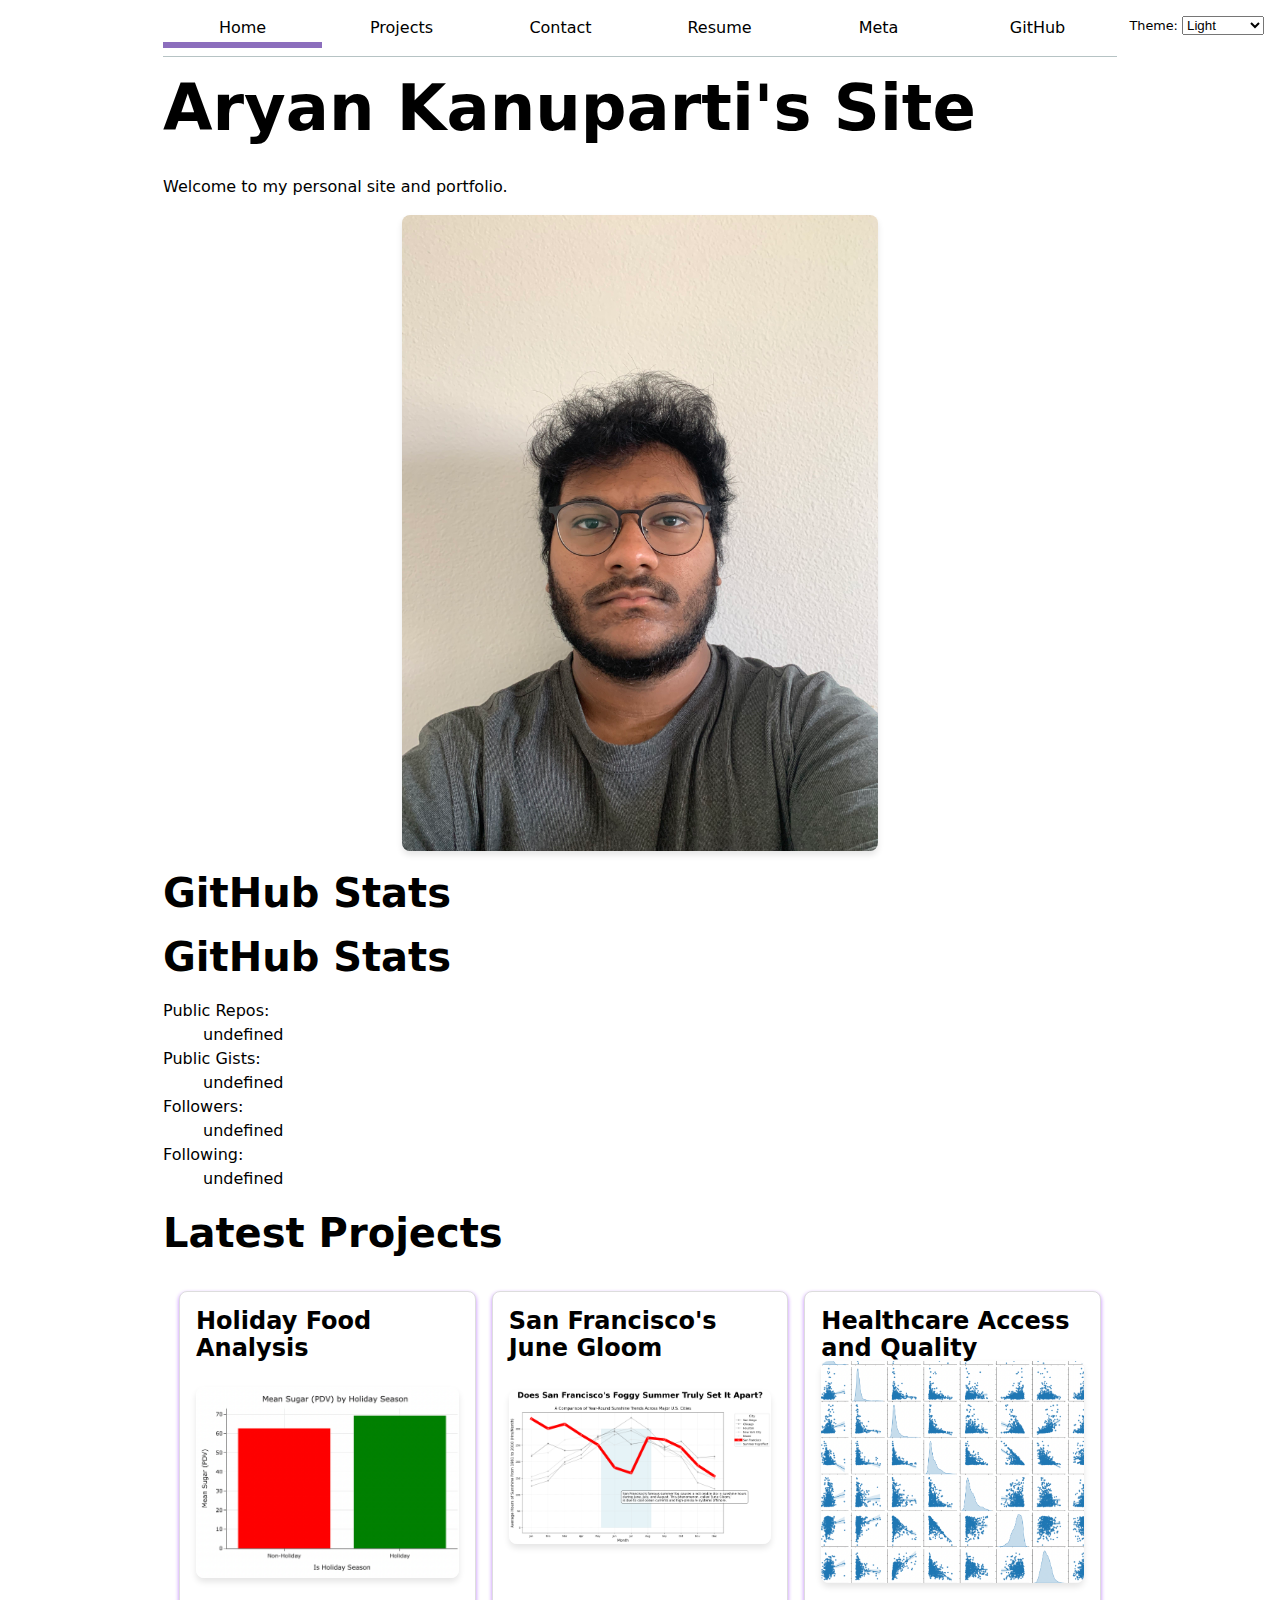
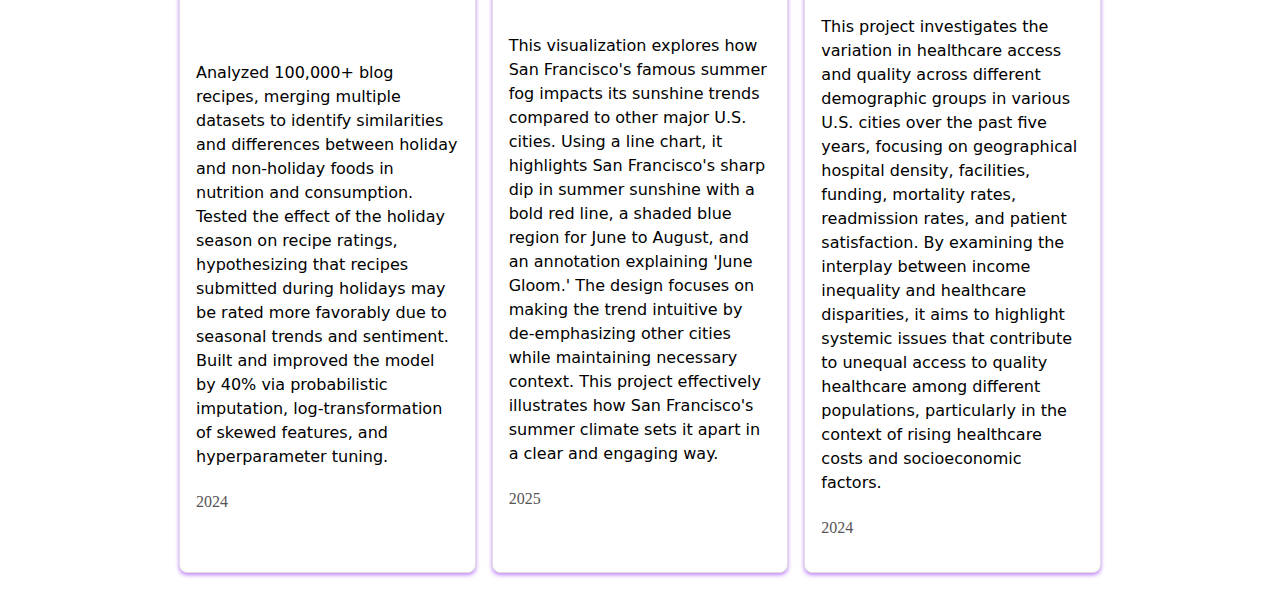
<file: index.html>
<!DOCTYPE html>
<html lang="en">
<html class="home">
<head>
    <meta charset="UTF-8">
    <meta name="viewport" content="width=device-width, initial-scale=1.0">
    <title>Aryan Kanuparti: Personal Site and Portfolio</title>
    <link rel="stylesheet" href="style.css">
    <script type="module" src="global.js"></script>
    <script src="index.js" type="module" defer></script>
</head>
<body class="home">

    <!-- <nav>
        <ul>
            <li><a href="index.html">Home</a></li>
            <li><a href="projects/">Projects</a></li>
            <li><a href="contact/">Contact</a></li>
            <li><a href="resume/">Resume</a></li>
            <li><a href="https://github.com/Aryan-Kanuparti" target="_blank">GitHub</a></li>
        </ul>
    </nav> -->

    <h1>Aryan Kanuparti's Site</h1>
    <p>Welcome to my personal site and portfolio.</p>
    
    <img src="images/IMG_0221.jpg" alt="Me taking a selfie couple years ago" />

    <h2>GitHub Stats</h2>
    <div id="profile-stats">
    <!-- GitHub data will be dynamically inserted here -->
    </div>


    <h2>Latest Projects</h2>
    <div class="projects">
    <!-- Dynamically added content will appear here -->
    </div>
</body>
</html>
</file>
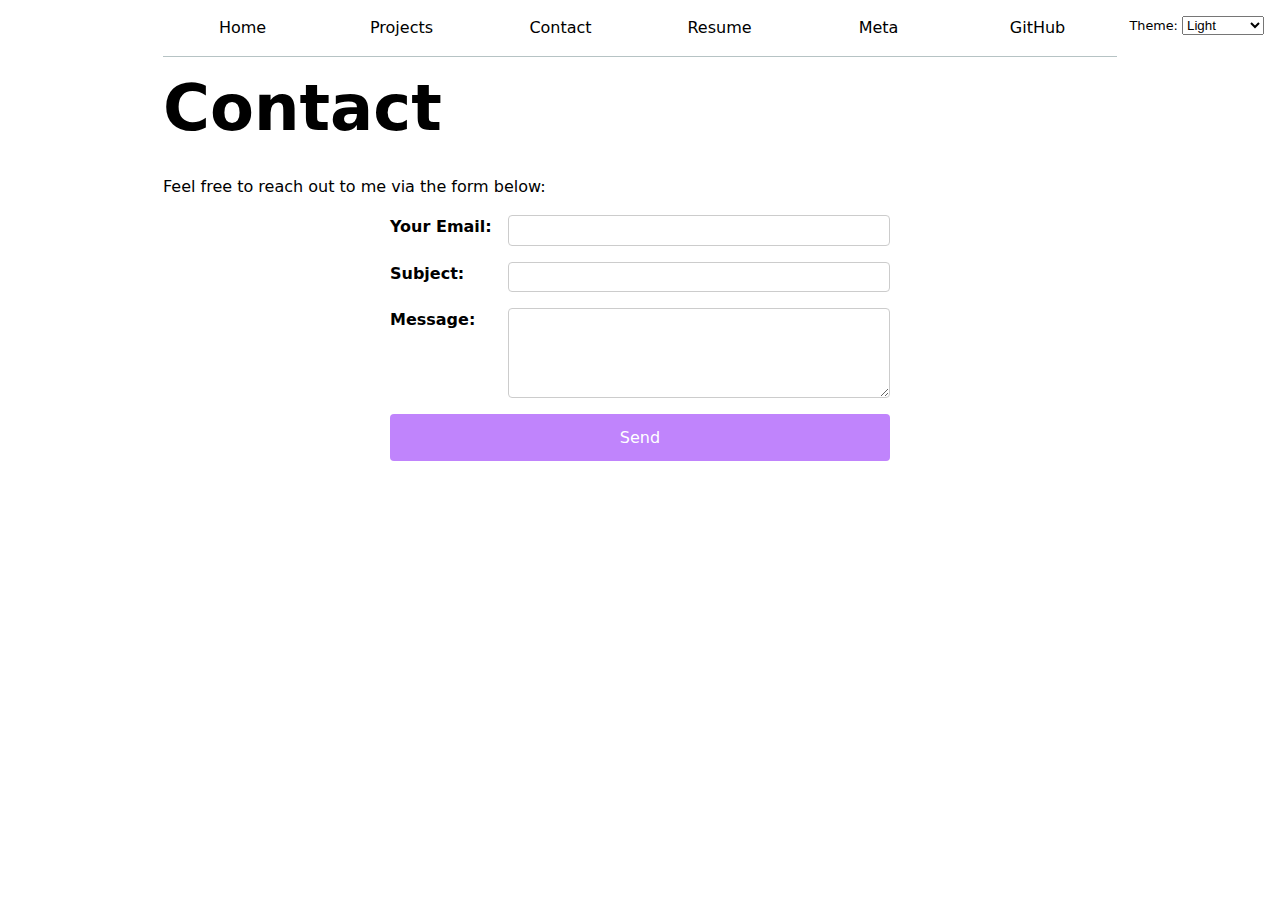
<file: contact/index.html>
<!DOCTYPE html>
<html lang="en">
<head>
    <meta charset="UTF-8">
    <meta name="viewport" content="width=device-width, initial-scale=1.0">
    <title>Contact - Aryan Kanuparti</title>
    <link rel="stylesheet" href="../style.css">
    <script type="module" src="../global.js"></script>
    <!-- <base href="/dsc106_portfolio/"> -->
    <!-- <script>
        console.log("hostname: ", window.location.hostname);
        // Set base URL dynamically based on hostname
        if (
            window.location.hostname === "127.0.0.1" ||
            window.location.hostname === "localhost"
        ) {
            document.write('<base href="/">'); // Development environment
        } else {
            document.write('<base href="/dsc106_portfolio/">'); // Production environment
        }

        const baseElement = document.querySelector("base");
        console.log("Base URL:", baseElement.href);
    </script> -->
</head>
<body>
    <!-- <nav>
        <ul>
            <li><a href="../index.html">Home</a></li>
            <li><a href="../projects/">Projects</a></li>
            <li><a href="../contact/">Contact</a></li>
            <li><a href="../resume/">Resume</a></li>
            <li><a href="https://github.com/Aryan-Kanuparti" target="_blank">GitHub</a></li>
        </ul>
    </nav> -->
    <h1>Contact</h1>
    <p>Feel free to reach out to me via the form below:</p>

    <form action="mailto:foo@example.com" method="POST" enctype="text/plain">
        <label for="email">Your Email:</label>
        <input type="email" id="email" name="email" required>
    
        <label for="subject">Subject:</label>
        <input type="text" id="subject" name="subject" required>
    
        <label for="body">Message:</label>
        <textarea id="body" name="body" rows="5" required></textarea>
    
        <button type="submit">Send</button>
    </form>
    
    <!-- <script type="module" src="../global.js"></script> -->
</body>
</html>
</file>
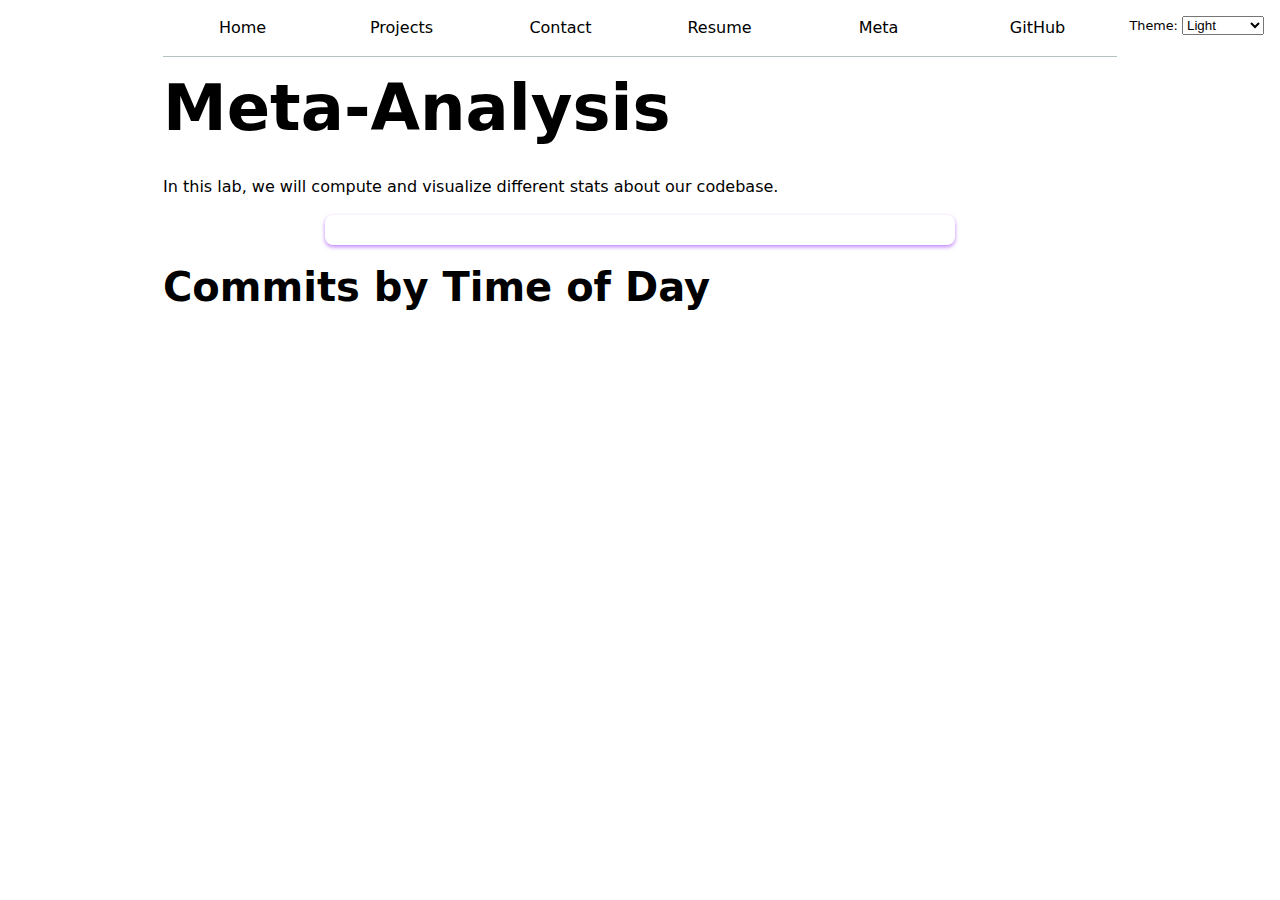
<file: meta/index.html>
<!DOCTYPE html>
<html lang="en">
<head>
    <meta charset="UTF-8">
    <meta name="viewport" content="width=device-width, initial-scale=1.0">
    <title>Meta-Analysis</title>
    <link rel="stylesheet" href="../style.css">
    <script type="module" src="../global.js"></script>
    <script src="https://d3js.org/d3.v7.min.js"></script>

</head>
<body>
    <h1>Meta-Analysis</h1>
    <p>In this lab, we will compute and visualize different stats about our codebase.</p>

    <div id="stats"></div>
    
    <h2>Commits by Time of Day</h2>
    <div id="chart"></div>

    <script src="main.js"></script>
</body>
</html>
</file>
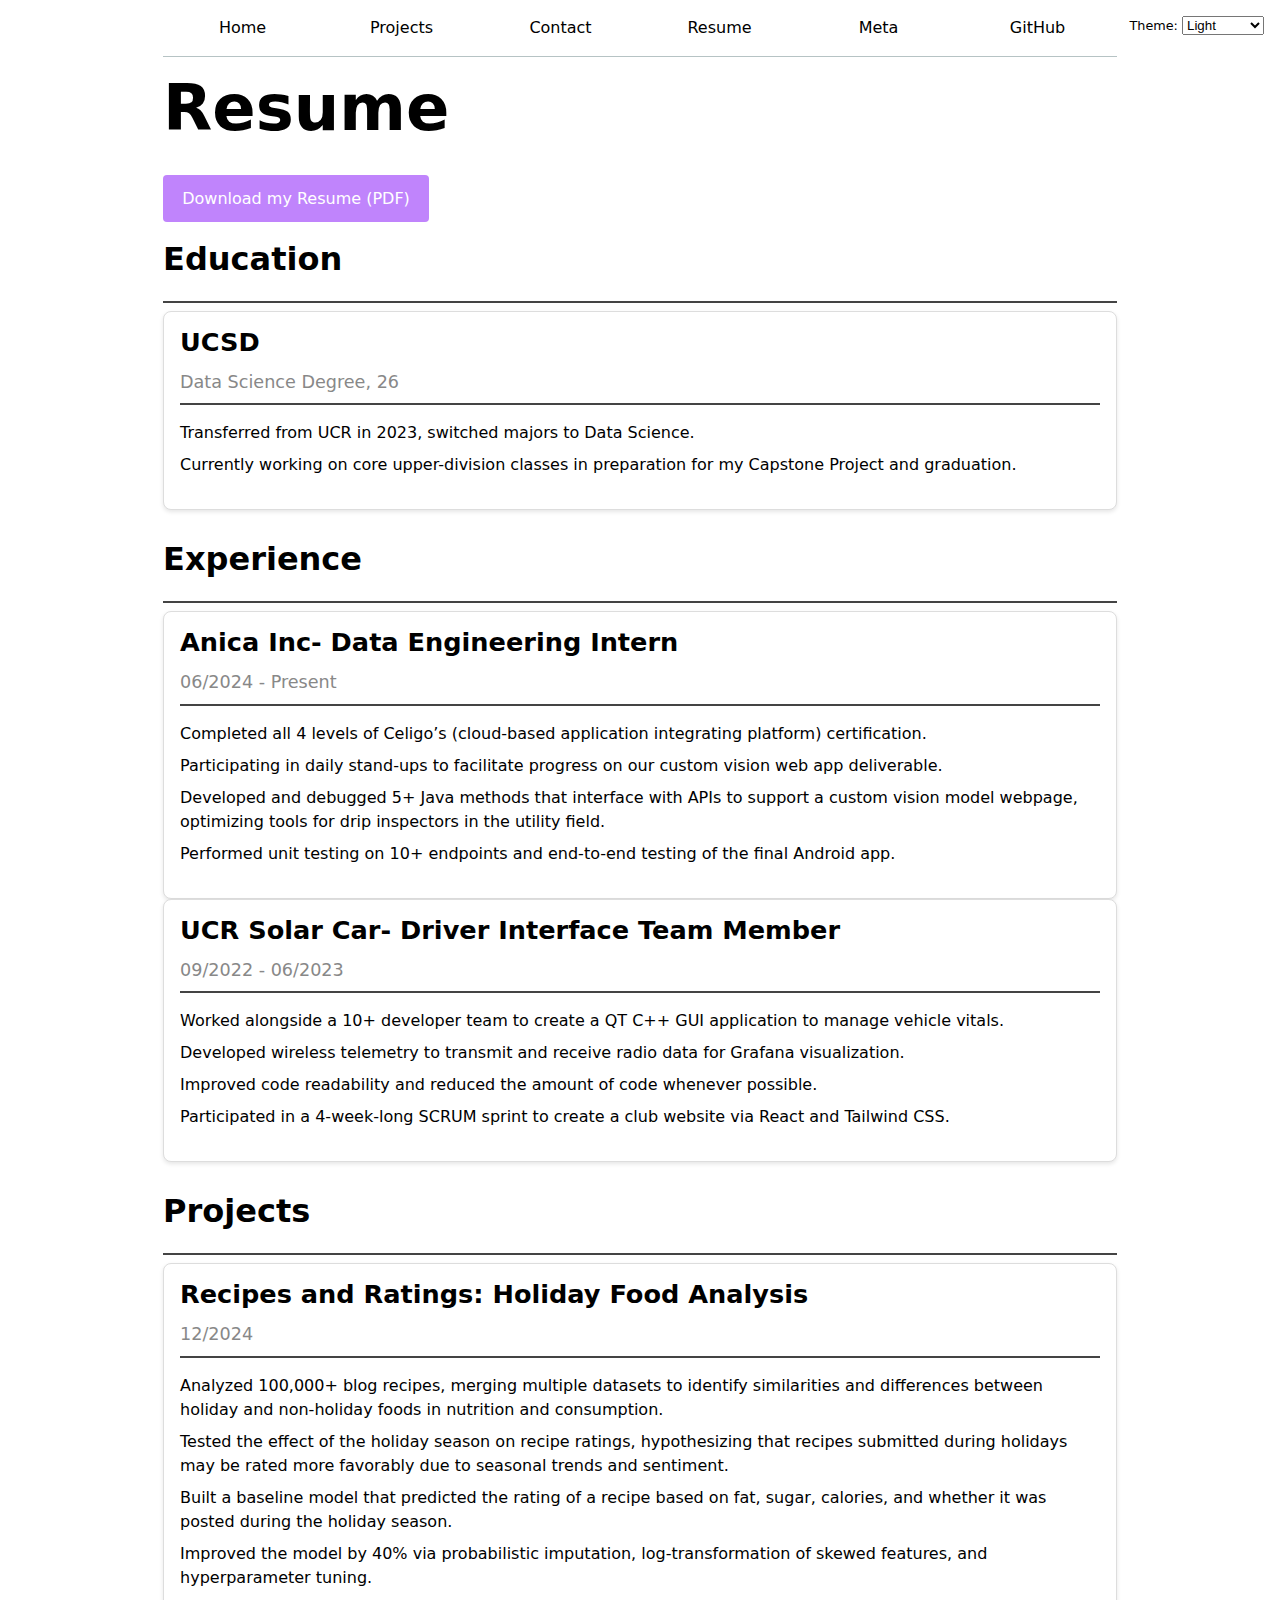
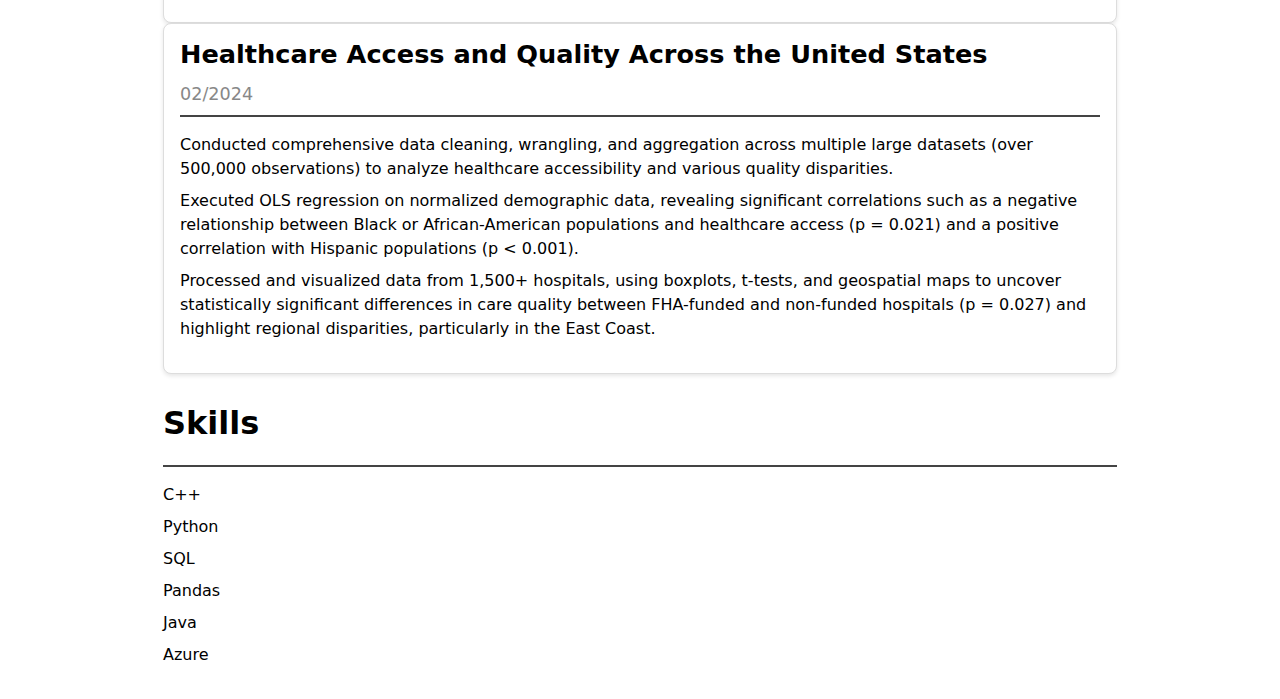
<file: resume/index.html>
<!DOCTYPE html>
<html lang="en">
<head>
    <meta charset="UTF-8">
    <meta name="viewport" content="width=device-width, initial-scale=1.0">
    <title>Resume - Aryan Kanuparti</title>
    <link rel="stylesheet" href="../style.css">
    <script type="module" src="../global.js"></script>
    <!-- <base href="/dsc106_portfolio/"> -->
    <!-- <script>
        console.log("hostname: ", window.location.hostname);
        // Set base URL dynamically based on hostname
        if (
            window.location.hostname === "127.0.0.1" ||
            window.location.hostname === "localhost"
        ) {
            document.write('<base href="/">'); // Development environment
        } else {
            document.write('<base href="/dsc106_portfolio/">'); // Production environment
        }

        const baseElement = document.querySelector("base");
        console.log("Base URL:", baseElement.href);
    </script> -->
</head>
<body>
    <!-- <nav>
        <ul>
            <li><a href="../index.html">Home</a></li>
            <li><a href="../projects/">Projects</a></li>
            <li><a href="../contact/">Contact</a></li>
            <li><a href="../resume/">Resume</a></li>
            <li><a href="https://github.com/Aryan-Kanuparti" target="_blank">GitHub</a></li>
        </ul>
    </nav> -->

    <h1>Resume</h1>

    <p><a href="Aryan_Kanuparti_Resume_Jan_2025.pdf" target="_blank" class="download-btn">Download my Resume (PDF)</a></p>

    <section class="resume-section">
        <header>
            <h2>Education</h2>
        </header>
        <article>
            <header>
                <h3>UCSD</h3>
                <time>Data Science Degree, 26</time>
            </header>
            <ul>
                <li>Transferred from UCR in 2023, switched majors to Data Science.</li>
                <li>Currently working on core upper-division classes in preparation for my Capstone Project and graduation.</li>
            </ul>
        </article>
    </section>

    <section class="resume-section">
        <header>
            <h2>Experience</h2>
        </header>
        <article>
            <header>
                <h3>Anica Inc- Data Engineering Intern</h3>
                <time>06/2024 - Present</time>
            </header>
            <ul>
                <li>Completed all 4 levels of Celigo’s (cloud-based application integrating platform) certification.</li>
                <li>Participating in daily stand-ups to facilitate progress on our custom vision web app deliverable.</li>
                <li>Developed and debugged 5+ Java methods that interface with APIs to support a custom vision model webpage, optimizing tools for drip inspectors in the utility field.</li>
                <li>Performed unit testing on 10+ endpoints and end-to-end testing of the final Android app.</li>
            </ul>
        </article>
        <article>
            <header>
                <h3>UCR Solar Car- Driver Interface Team Member</h3>
                <time>09/2022 - 06/2023</time>
            </header>
            <ul>
                <li>Worked alongside a 10+ developer team to create a QT C++ GUI application to manage vehicle vitals.</li>
                <li>Developed wireless telemetry to transmit and receive radio data for Grafana visualization.</li>
                <li>Improved code readability and reduced the amount of code whenever possible.</li>
                <li>Participated in a 4-week-long SCRUM sprint to create a club website via React and Tailwind CSS.</li>
            </ul>
        </article>
    </section>

    <section class="resume-section">
        <header>
            <h2>Projects</h2>
        </header>
        <article>
            <header>
                <h3>Recipes and Ratings: Holiday Food Analysis</h3>
                <time>12/2024</time>
            </header>
            <ul>
                <li>Analyzed 100,000+ blog recipes, merging multiple datasets to identify similarities and differences between holiday and non-holiday foods in nutrition and consumption.</li>
                <li>Tested the effect of the holiday season on recipe ratings, hypothesizing that recipes submitted during holidays may be rated more favorably due to seasonal trends and sentiment.</li>
                <li>Built a baseline model that predicted the rating of a recipe based on fat, sugar, calories, and whether it was posted during the holiday season.</li>
                <li>Improved the model by 40% via probabilistic imputation, log-transformation of skewed features, and hyperparameter tuning.</li>
            </ul>
        </article>
        <article>
            <header>
                <h3>Healthcare Access and Quality Across the United States</h3>
                <time>02/2024</time>
            </header>
            <ul>
                <li>Conducted comprehensive data cleaning, wrangling, and aggregation across multiple large datasets (over 500,000 observations) to analyze healthcare accessibility and various quality disparities.</li>
                <li>Executed OLS regression on normalized demographic data, revealing significant correlations such as a negative relationship between Black or African-American populations and healthcare access (p = 0.021) and a positive correlation with Hispanic populations (p < 0.001).</li>
                <li>Processed and visualized data from 1,500+ hospitals, using boxplots, t-tests, and geospatial maps to uncover statistically significant differences in care quality between FHA-funded and non-funded hospitals (p = 0.027) and highlight regional disparities, particularly in the East Coast.</li>
            </ul>
        </article>
    </section>

    <section class="resume-section">
        <header>
            <h2>Skills</h2>
        </header>
        <ul>
            <li>C++</li>
            <li>Python</li>
            <li>SQL</li>
            <li>Pandas</li>
            <li>Java</li>
            <li>Azure</li>
        </ul>
    </section>

    <!-- <script type="module" src="../global.js"></script> -->
</body>
</html>
</file>
<file: style.css>
:root {
    color-scheme: light dark;
    --color-bg: #ffffff; /* Background color */
    --color-text: #000000; /* Text color */
    --color-accent: oklch(60% 30% 300);
}

@media (prefers-color-scheme: dark) {
    :root {
        --color-bg: #121212; /* Dark mode background */
        --color-text: #ffffff; /* Dark mode text color */
        --color-accent: oklch(60% 50% 300);
    }
}


.color-scheme {
    position: absolute;
    top: 1rem;
    right: 1rem;
    font-size: 80%;
    font-family: inherit;
}


body {
    background-color: var(--color-bg); /* use s the variable for background */
    color: var(--color-text); /* uses the variable for text */
    font: 100%/1.5 system-ui;
    line-height: 1.5;
    max-width: 100ch;
    margin-inline: max(1em, (100% - 100ch) / 2);
    padding-inline: 2em;
}

  /* 2.1:*/
nav ul {
    display: contents; 
}

nav li {
    display: contents; 
}

/* 2.2*/
nav {
    display: flex;
    border-bottom: 1px solid oklch(80% 3% 200);
    --border-color: oklch(50% 10% 200 / 40%);
    border-bottom-color: var(--border-color);
    margin-bottom: 1em;
    padding-bottom: 0.5em;
}


nav a {
    flex: 1;
    text-align: center;
    text-decoration: none; 
    color: var(--color-text); 
    padding: 0.5em;
    transition: border-bottom-color 0.3s, background-color 0.3s;
}


nav a.current {
    border-bottom: 0.4em solid var(--color-accent);
    padding-bottom: 0.1em; 
}

nav a:hover {
    border-bottom: 0.4em solid var(--color-accent);
    /* background-color: oklch(60% 30% 300); */
    background-color: color-mix(in oklch, var(--color-accent), #FFFFFF 30%); 
}

/* 2.4  */
html {
    --color-accent: oklch(60% 30% 300); 
}


/*fixing new image*/

img {
    max-width: 50%; 
    height: auto;
    display: block; 
    margin: 0 auto; 
    border-radius: 8px; 
    box-shadow: 0 4px 6px rgba(0, 0, 0, 0.1); 
}


/*step 3*/

/* General form styling */
form {
    font: inherit; 
    display: grid; /* Enable grid layout */
    grid-template-columns: auto 1fr; 
    gap: 1em; 
    max-width: 500px; 
    margin: 0 auto; 
}


form label {
    display: contents; 
    font-weight: bold; 
}

form input,
form textarea {
    width: 100%; 
    box-sizing: border-box; 
    padding: 0.5em; 
    border: 1px solid #ccc;
    border-radius: 4px;
    background-color: #ffffff; 
    color: #000000; 
}

/* Button styling */
form button {
    grid-column: 1 / -1; 
    padding: 0.7em 1.2em; 
    font: inherit; 
    background-color: #C084FC; 
    color: white; 
    border: none; 
    border-radius: 4px; 
    cursor: pointer; 
}

/* Button hover  */
form button:hover {
    background-color: #7B3F61; 
}

/*step4*/

.projects {
    display: grid;
    grid-template-columns: repeat(auto-fill, minmax(15em, 1fr)); 
    gap: 1em;
    padding: 1em;
    grid-template-rows: subgrid;
}

.projects article {
    display: grid; 
    grid-template-columns: 1fr; 
    grid-row: span 3; /* just makes each article span 3 rows */
    border: 1px solid #ddd;
    padding: 1em;
    background-color: var(--color-bg);
    border-radius: 8px;
    box-shadow: 0 2px 4px #C084FC;
}

.projects article img {
    max-width: 100%;
    height: auto;
    display: block;
    margin-bottom: 1em;
    grid-row: span 2;
}

.projects article h2 {
    font-size: 1.5em;
    margin: 0;
}

.projects article:hover {
    box-shadow: 0 4px 8px #C084FC;
    transform: scale(1.02);
    transition: all 0.2s ease-in-out;
}


/*heading adjustment*/

h1, h2, h3, h4, h5, h6 {
    line-height: 1.1; 
    text-wrap: balance; 
    margin-top: 0; 
    margin-bottom: 0.5em; 
}

/* 400% of the body text) */
h1 {
    font-size: 4em; /* 400% of the body text size */
}
h2 {
    font-size: 2.5em; 
}
h3 {
    font-size: 1.8em;
}
h4 {
    font-size: 1.5em;
}
h5 {
    font-size: 1.3em;
}
h6 {
    font-size: 1.1em;
}

/* Styling for sections and articles */
.resume-section {
    margin-bottom: 2em;
}

.resume-section header {
    color: var(--color-text);
    margin-bottom: 0.5em;
    border-bottom: 2px solid #444;
    padding-bottom: 0.5em;
}

.resume-section h2 {
    font-size: 2em;
    color: var(--color-text);
    text-align: left;
}

.resume-section article {
    background-color: var(--color-bg);
    border: 1px solid #ddd;
    border-radius: 8px;
    padding: 1em;
    box-shadow: 0 2px 4px rgba(0, 0, 0, 0.1);
    transition: transform 0.2s ease-in-out, box-shadow 0.2s ease-in-out;
}

.resume-section article:hover {
    transform: scale(1.02);
    box-shadow: 0 4px 8px rgba(0, 0, 0, 0.2);
}

.resume-section h3 {
    font-size: 1.6em;
    margin-bottom: 0.5em;
}

.resume-section time {
    font-size: 1.1em;
    color: #888;
}

.resume-section p {
    font-size: 1em;
    color: #555;
}

.resume-section ul {
    list-style-type: none;
    padding-left: 0;
}

.resume-section li {
    margin-bottom: 0.5em;
}


.download-btn {
    padding: 0.7em 1.2em; 
    font: inherit; 
    background-color: #C084FC; 
    color: white; 
    border: none; 
    border-radius: 4px; 
    text-decoration: none; 
    text-align: center; 
    display: inline-block;
    cursor: pointer; 
    transition: background-color 0.2s, transform 0.3s ease-in-out;
}

.download-btn:hover {
    background-color: #7B3F61; 
    transform: scale(1.05); 
}

.download-btn:focus {
    outline: 3px solid #C084FC; 
    outline-offset: 2px;
}


/* end resume section*/


#profile-stats-grid {
    display: grid;
    grid-template-columns: repeat(4, 1fr); /* 4 Equal Columns */
    text-align: center;
    gap: 10px;
    background: var(--color-bg);
    padding: 15px;
    border-radius: 8px;
    max-width: 500px;
    margin: auto;
    box-shadow: 0 2px 4px #C084FC; /* Subtle Purple Shadow */
    transition: all 0.3s ease-in-out;
}


#profile-stats-grid:hover {
    box-shadow: 0 4px 8px #C084FC; /* more opaque Shadow on Hover */
    transform: scale(1.02);
}

#profile-stats-grid dt {
    font-weight: bold;
    grid-row: 1; /* Keep headers in row 1 */
}

#profile-stats-grid dd {
    grid-row: 2; /* Keep values in row 2 */
    margin: 0;
}


.project-year {
    font-family: Baskerville, serif;
    font-variant-numeric: oldstyle-nums;
    font-size: 1rem;
    color: #555;
    margin-top: 5px;
}
.project-details {
    display: flex;
    flex-direction: column;
}


#projects-pie-plot {
    max-width: 20em;
    margin-block: 2em;
    overflow: visible;
}



/* Container for the Pie Chart and Legend */
.container {
    display: flex;
    align-items: flex-start; /* Align items at the start */
    gap: 20px;
    width: 100%; /* Ensure the container takes full width */
}

/* Overall Legend Style */
.legend {
    display: grid; /* Use grid layout */
    grid-template-columns: repeat(auto-fill, minmax(9em, 1fr)); /* Responsive grid */
    gap: 1em;
    margin-top: 10px;
    background: var(--color-bg);
    padding: 15px;
    border-radius: 16px;
    flex: 1; /* Allow the legend to grow and take available space */
    box-shadow: 0 2px 4px #C084FC; /* Subtle Purple Shadow */
    transition: all 0.3s ease-in-out;
}

/* Individual List Items in the Legend */
.legend li {
    display: flex;
    align-items: center;
    gap: 0.5em;
    background: var(--color-bg);
    border-radius: 5px;
    padding: 5px 10px;
    transition: all 0.3s ease-in-out;
}

/* Hover Effect for List Items */
.legend li:hover {
    background-color: var(--color-bg); /* Subtle background change on hover */
    box-shadow: 0 2px 4px rgba(0, 0, 0, 0.1); /* Soft shadow on hover */
}

/* Swatch Style in Each List Item */
.swatch {
    width: 20px;
    height: 20px;
    background-color: var(--color);
    border-radius: 50%;
}


svg:has(path:hover) path:not(:hover) {
    opacity: 0.5;
}

path {
    transition: 300ms;
    cursor: pointer;
}

.selected {
    --color: oklch(60% 45% 0) !important;
}

.selected:is(path) {
    fill: var(--color);
}

.selected:is(li) {
    font-weight: bold;
}


/* Search Bar Styling */
.search-container {
    width: 100%;
    display: flex;
    justify-content: center;
    margin-bottom: 1.5em;
}

#searchInput {
    width: 100%;
    max-width: 950px;
    padding: 12px 16px;
    font-size: 18px;
    border: 2px solid var(--color-accent);
    border-radius: 8px;
    outline: none;
    background-color: var(--color-bg);
    color: var(--color-text);
    transition: border-color 0.3s ease-in-out, box-shadow 0.2s ease-in-out;
}

#searchInput::placeholder {
    color: var(--color-text);
    opacity: 0.7;
}

#searchInput:focus {
    border-color: var(--color-accent);
    box-shadow: 0 0 8px var(--color-accent);
}

/* Adjusting Search Bar in Dark Mode */
@media (prefers-color-scheme: dark) {
    #searchInput {
        border-color: var(--color-accent);
        background-color:var(--color-bg);
        color: var(--color-text);
    }

    #searchInput::placeholder {
        color: #ccc;
    }
}


#stats {
    display: flex;
    flex-wrap: wrap;
    justify-content: center;
    gap: 10px;
    background: var(--color-bg);
    padding: 15px;
    border-radius: 8px;
    max-width: 600px;
    margin: auto;
    margin-bottom: 20px;
    box-shadow: 0 2px 4px #C084FC; /* Subtle purple shadow */
    transition: all 0.3s ease-in-out;
  }
  
.stat-item {
    background: var(--color-bg);
    padding: 10px 15px;
    border-radius: 6px;
    text-align: center;
    font-weight: bold;
    box-shadow: 0 1px 3px #C084FC;
    transition: background 0.3s ease-in-out;
    flex: 1 1 30%; /* Adjust width as needed */
  }
  
.stat-item:hover {
    background: #C084FC; /* Purple hover effect */
    color: var(--color);
  }

.gridlines line {
    stroke: #ddd;
    stroke-dasharray: 2,2;
  }
  
  

h2 {
    margin-top: 20px;
  }
</file>
